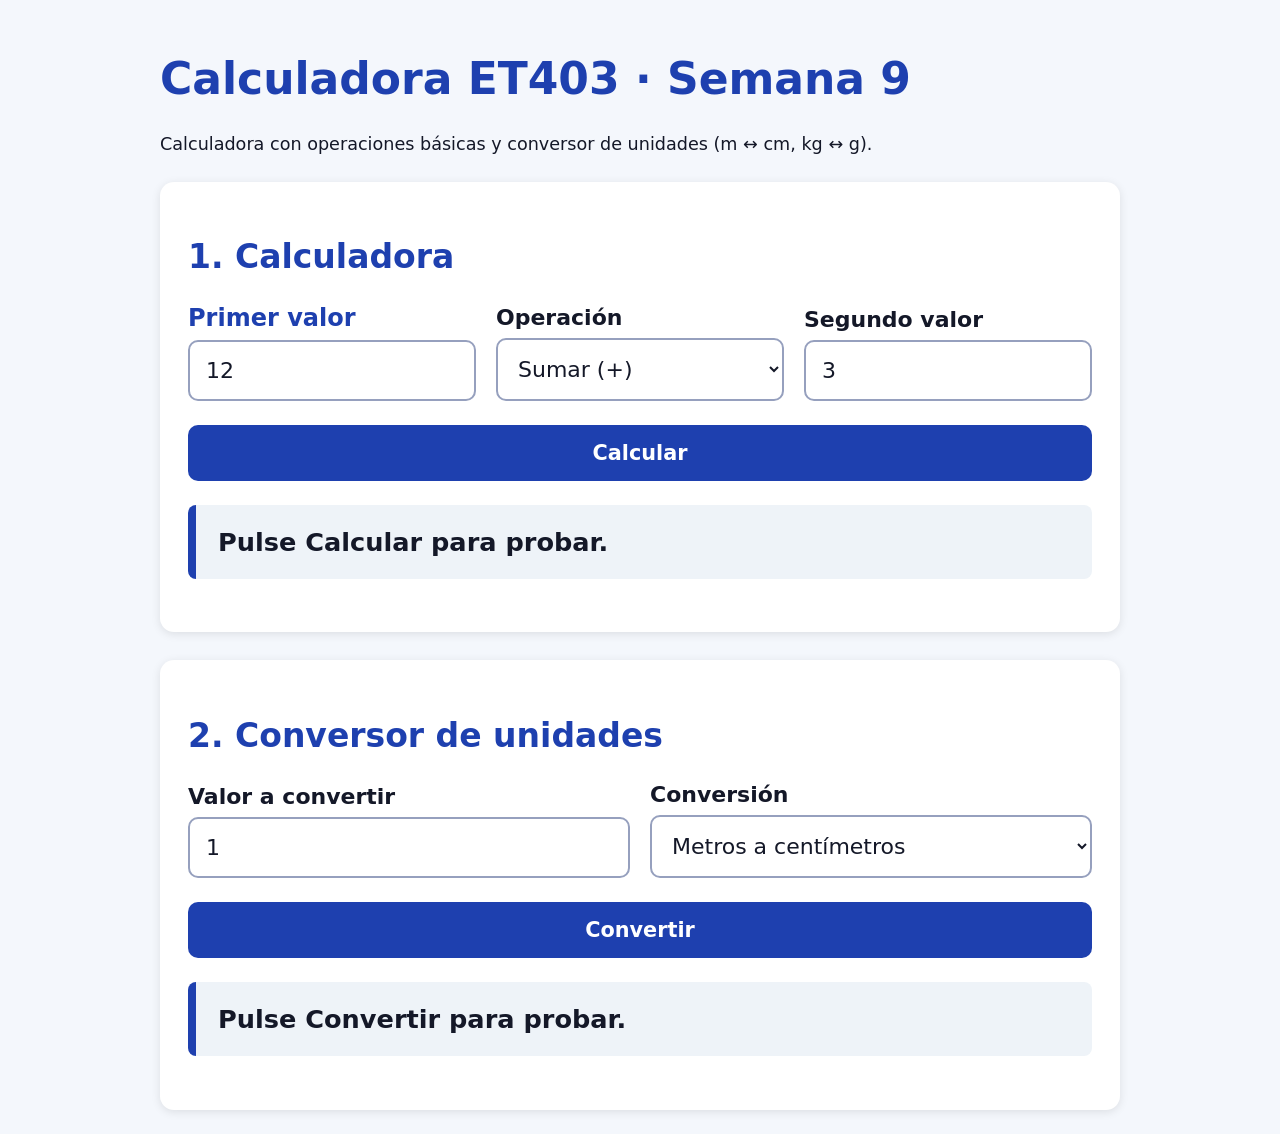
<file: index.html>
<!doctype html>
<html lang="es">
<head>
  <meta charset="utf-8">
  <meta name="viewport" content="width=device-width,initial-scale=1">
  <title>Calculadora ET403</title>
  <link rel="stylesheet" href="styles.css">
</head>
<body>
  <main class="contenedor">
    <h1>Calculadora ET403 · Semana 9</h1>
    <p class="intro">Calculadora con operaciones básicas y conversor de unidades (m ↔ cm, kg ↔ g).</p>

    <!-- Sección 1: calculadora (operaciones de la semana 7 + restar y multiplicar) -->
    <section class="tarjeta" aria-labelledby="titulo-calculadora">
      <h2 id="titulo-calculadora">1. Calculadora</h2>
      <div class="fila">
        <div class="campo">
          <label for="a">Primer valor</label>
          <input id="a" type="text" value="12" autocomplete="off" inputmode="decimal">
        </div>
        <div class="campo">
          <label for="operacion">Operación</label>
          <select id="operacion">
            <option value="sumar">Sumar (+)</option>
            <option value="restar">Restar (−)</option>
            <option value="multiplicar">Multiplicar (×)</option>
            <option value="dividir">Dividir (÷)</option>
          </select>
        </div>
        <div class="campo">
          <label for="b">Segundo valor</label>
          <input id="b" type="text" value="3" autocomplete="off" inputmode="decimal">
        </div>
      </div>
      <button id="calcular" type="button">Calcular</button>
      <p id="resultado" class="pantalla" role="status" aria-live="polite">Pulse Calcular para probar.</p>
    </section>

    <!-- Sección 2: conversor de unidades (zona de integración de conversor.html) -->
    <section class="tarjeta" aria-labelledby="titulo-conversor">
      <h2 id="titulo-conversor">2. Conversor de unidades</h2>
      <div class="fila">
        <div class="campo">
          <label for="conversor-valor">Valor a convertir</label>
          <input id="conversor-valor" type="text" value="1" autocomplete="off" inputmode="decimal">
        </div>
        <div class="campo">
          <label for="conversor-tipo">Conversión</label>
          <select id="conversor-tipo"></select>
        </div>
      </div>
      <button id="convertir" type="button">Convertir</button>
      <p id="conversor-resultado" class="pantalla" role="status" aria-live="polite">Pulse Convertir para probar.</p>
    </section>
  </main>

  <script src="app.js"></script>
</body>
</html>
</file>
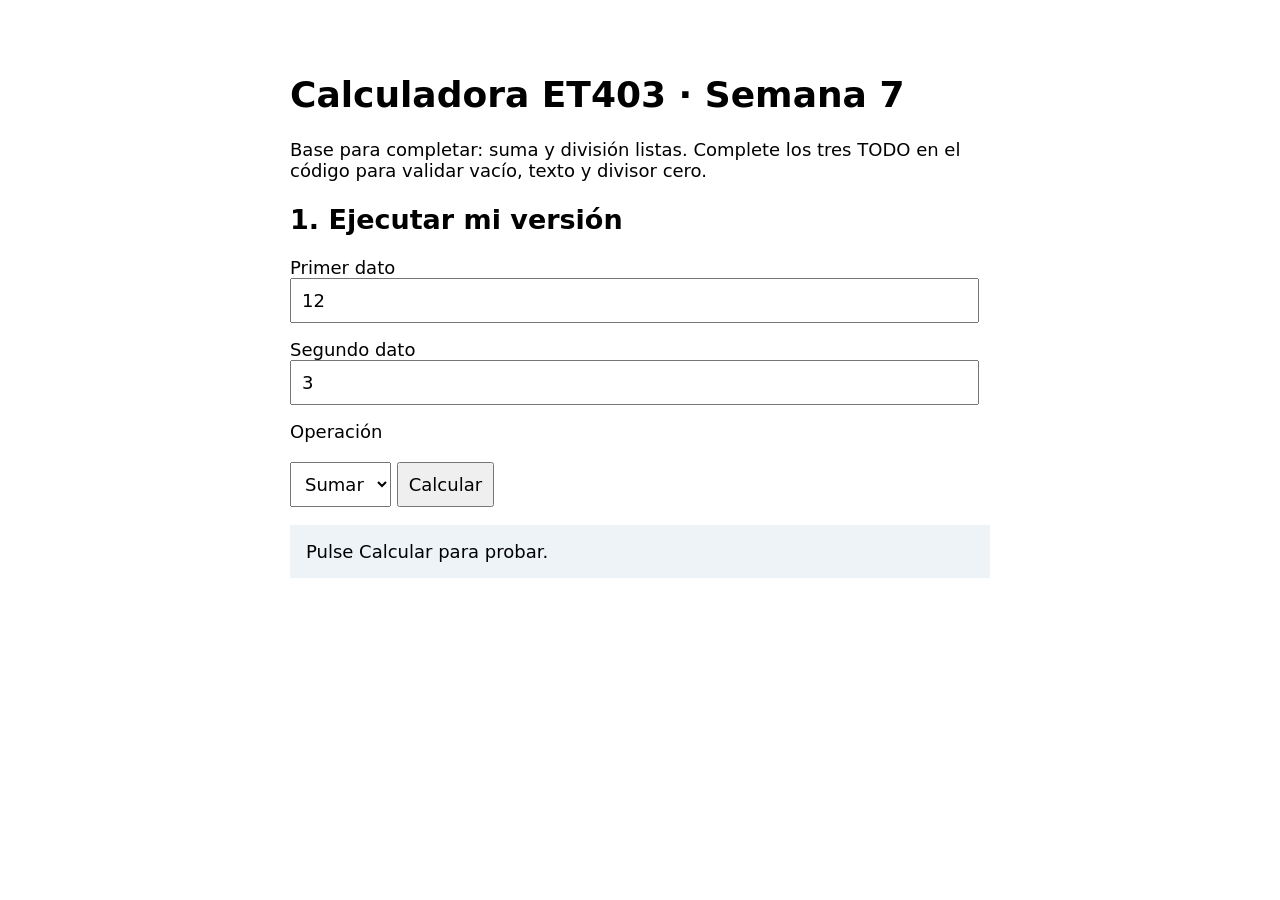
<file: index-original.html>
<!doctype html>
<html lang="es">
<head><meta charset="utf-8"><meta name="viewport" content="width=device-width,initial-scale=1"><title>Calculadora ET403</title><style>body{font:18px system-ui;max-width:700px;margin:30px auto;padding:20px}label{display:block;margin-top:16px}input,select,button{font:inherit;padding:10px}input{width:95%}button{margin-top:20px}#resultado{background:#eef3f8;padding:16px}</style></head>
<body><h1>Calculadora ET403 · Semana 7</h1><p>Base para completar: suma y división listas. Complete los tres TODO en el código para validar vacío, texto y divisor cero.</p>
<section aria-labelledby="titulo-calculadora">
<h2 id="titulo-calculadora">1. Ejecutar mi versión</h2>
<label for="a">Primer dato</label><input id="a" type="text" value="12" autocomplete="off">
<label for="b">Segundo dato</label><input id="b" type="text" value="3" autocomplete="off">
<label for="operacion">Operación</label>
<select id="operacion"><option value="sumar">Sumar</option><option value="dividir">Dividir</option></select>
<button id="calcular" type="button">Calcular</button>
<p id="resultado" role="status" aria-live="polite">Pulse Calcular para probar.</p>
</section>
<script>
"use strict";
document.getElementById("calcular").addEventListener("click", function () {
const textoA = document.getElementById("a").value.trim();
const textoB = document.getElementById("b").value.trim();
const operacion = document.getElementById("operacion").value;
const salida = document.getElementById("resultado");

// TODO 1: sustituya false por una condición que detecte alguna entrada vacía.
if (false /* TODO_ENTRADA_VACIA */) {
salida.textContent = "Complete las dos entradas.";
return;
}

const a = Number(textoA);
const b = Number(textoB);

// TODO 2: sustituya false por una condición que detecte algún número no finito.
if (false /* TODO_NUMERO_INVALIDO */) {
salida.textContent = "Escriba números válidos en ambas entradas.";
return;
}

// TODO 3: sustituya false por una condición de divisor cero al DIVIDIR.
if (false /* TODO_DIVISOR_CERO */) {
salida.textContent = "No se puede dividir entre cero.";
return;
}

if (operacion === "sumar") {
salida.textContent = "Suma: " + (a + b);
} else {
salida.textContent = "División: " + (a / b);
}
});
</script>
</body>
</html>
</file>
<file: styles.css>
/* ===== Base ===== */
* { box-sizing: border-box; }
body { font: 22px system-ui, sans-serif; margin: 0; padding: 24px; background: rgb(244, 247, 252); color: rgb(20, 24, 40); }
.contenedor { max-width: 960px; margin: 0 auto; }
.intro { font-size: 1.1rem; }
.tarjeta { background: #fff; border-radius: 14px; padding: 28px; margin-top: 28px; box-shadow: 0 2px 10px rgba(0, 0, 0, .1); }
.fila { display: flex; flex-wrap: wrap; gap: 20px; align-items: flex-end; }
.campo { flex: 1 1 220px; }
label { display: block; margin-bottom: 8px; font-weight: 600; }
input, select, button { font: inherit; padding: 16px; width: 100%; border-radius: 10px; }
input, select { border: 2px solid rgb(150, 160, 190); background: #fff; color: inherit; }
input:focus, select:focus, button:focus-visible { outline: 4px solid rgb(250, 190, 40); outline-offset: 2px; }
button { margin-top: 24px; font-size: 1.3rem; font-weight: 700; }

/* ===== Personalización (zona de integración de personalizacion.css) ===== */
/* Paleta elegida: azul RGB(30, 64, 175). Texto blanco sobre azul: contraste ≈ 8.7:1 (AAA). */
:root {
  --color-principal: rgb(30, 64, 175);
  --color-texto-sobre-principal: rgb(255, 255, 255);
  --color-fondo-resultado: rgb(238, 243, 248);
}
h1, h2 { color: var(--color-principal); }
button { background: var(--color-principal); color: var(--color-texto-sobre-principal); border: 0; cursor: pointer; }
button:hover { background: rgb(23, 49, 135); }
button:active { transform: scale(.98); }
.pantalla {
  background: var(--color-fondo-resultado);
  border-left: 8px solid var(--color-principal);
  border-radius: 8px;
  padding: 22px;
  margin-top: 24px;
  font-size: 1.6rem;
  font-weight: 600;
  min-height: 72px;
  word-break: break-word;
}
.pantalla.error { border-left-color: rgb(185, 28, 28); color: rgb(153, 27, 27); background: rgb(254, 242, 242); }

/* Etiqueta modificada: <label for="a"> pasó de "Primer dato" a "Primer valor".
   Su tamaño se cambia con CSS (de 22px heredado a 1.5rem). */
label[for="a"] { font-size: 1.5rem; color: var(--color-principal); }
</file>
